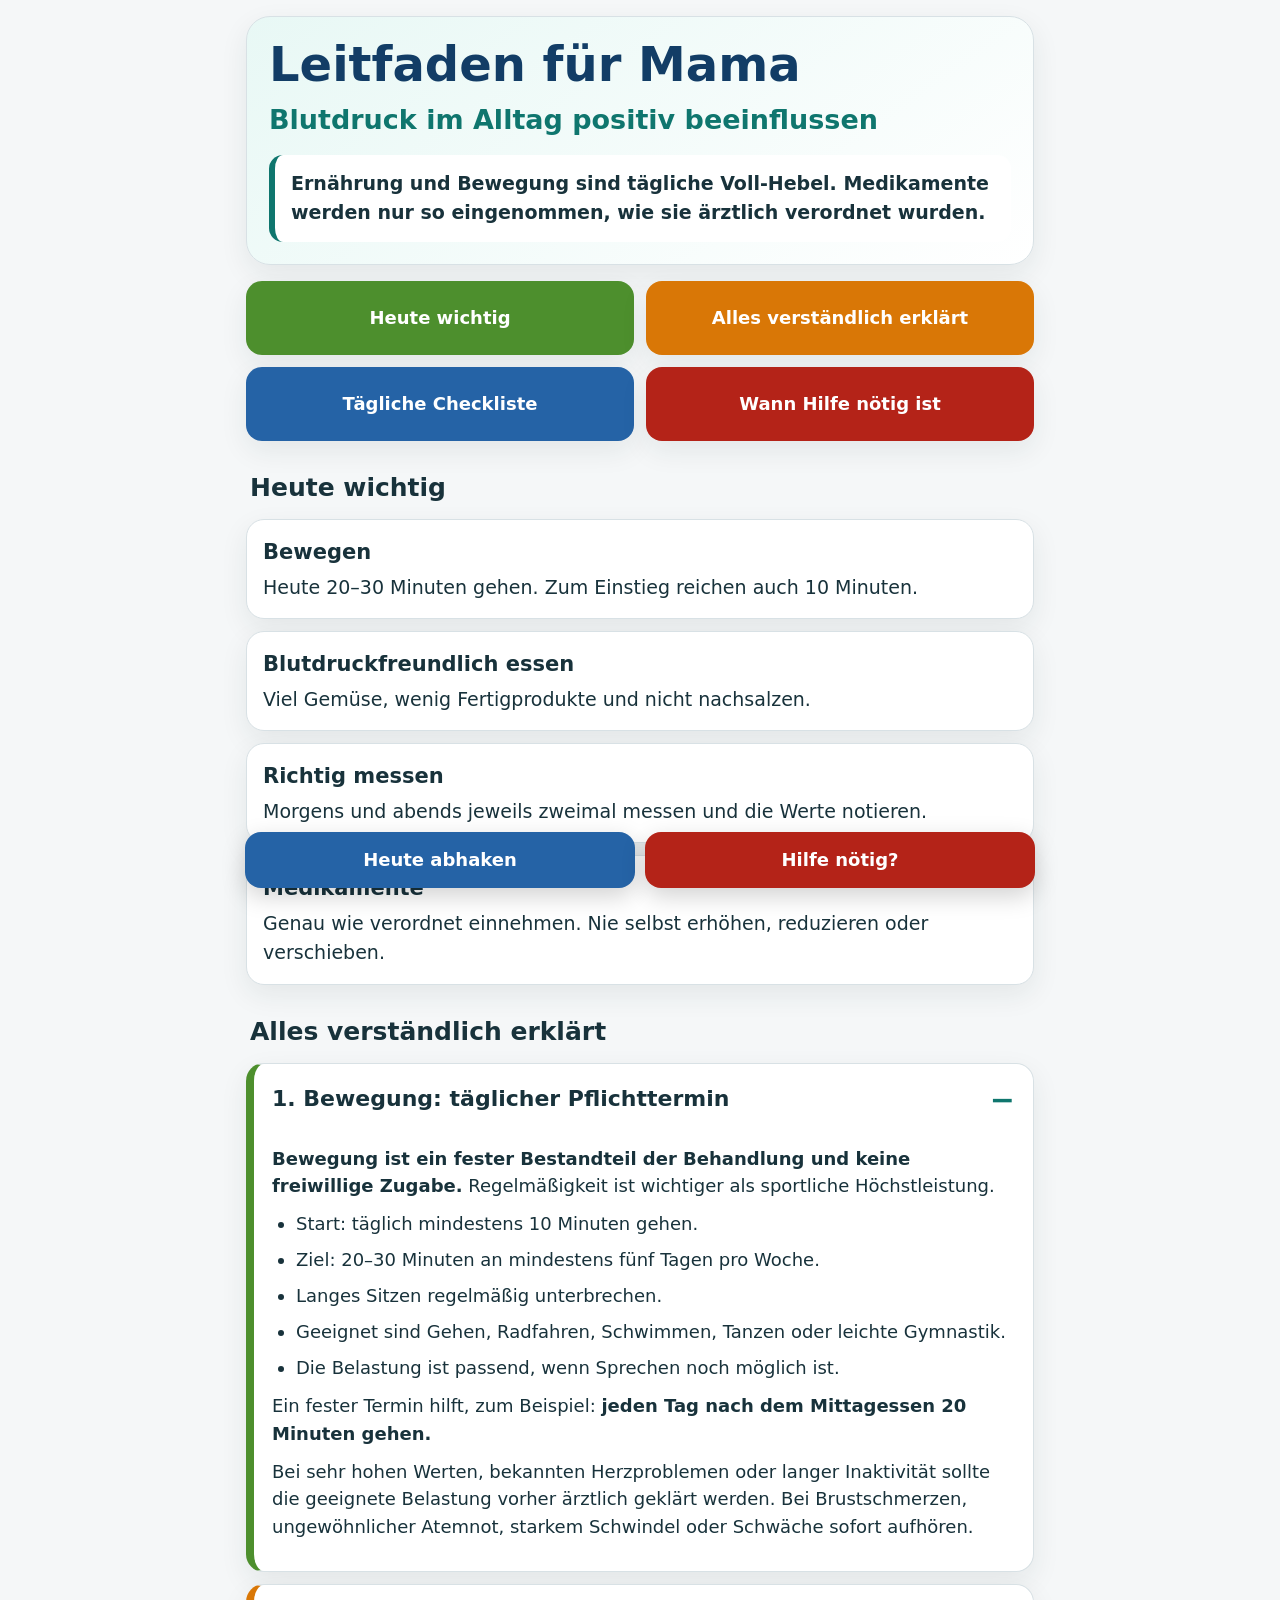
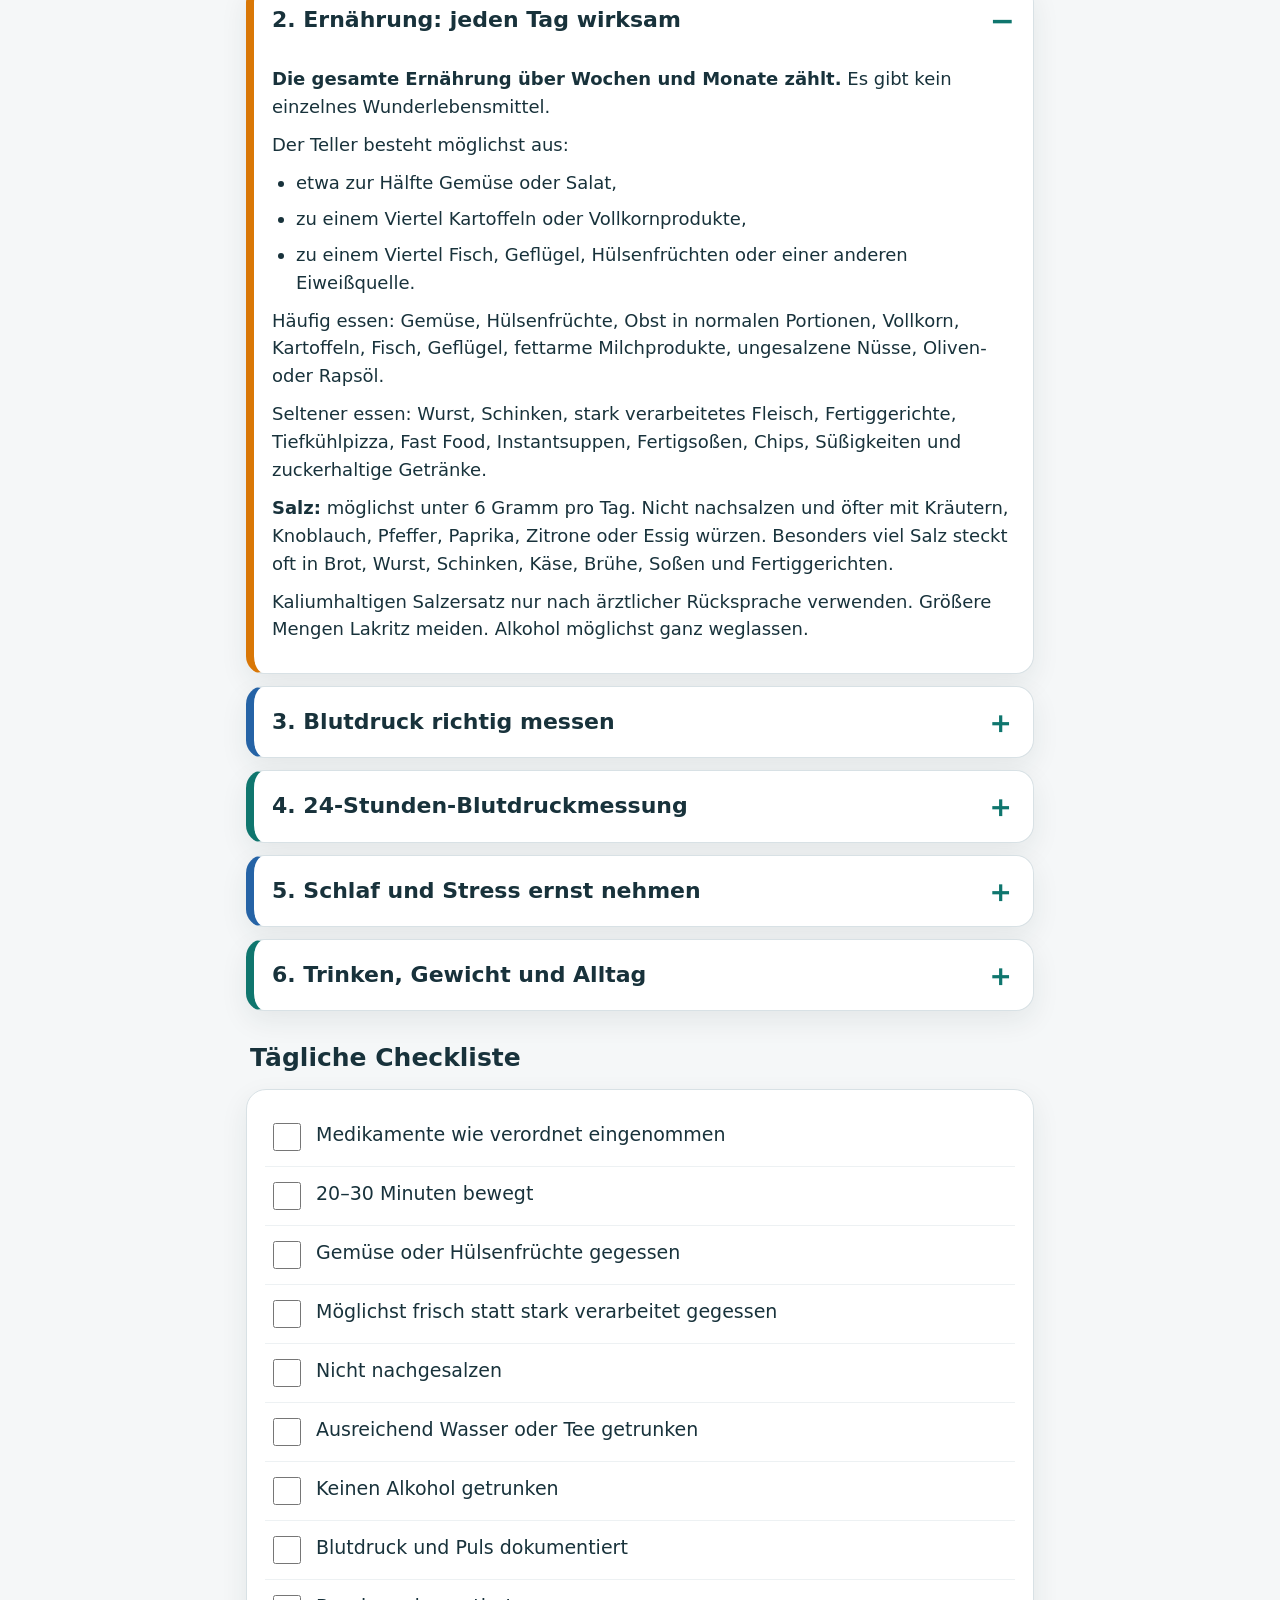
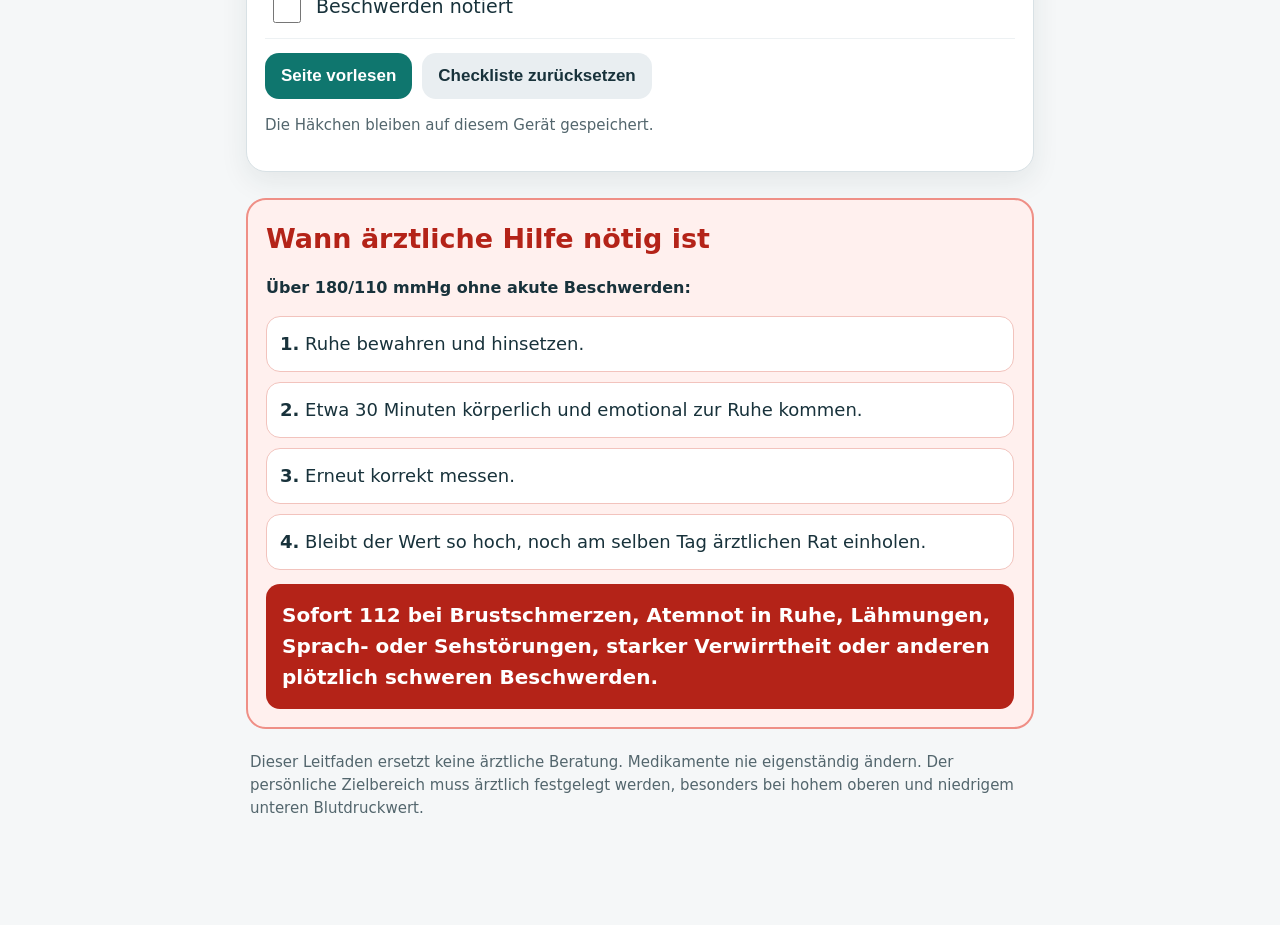
<file: index.html>
<!DOCTYPE html>
<html lang="de">
<head>
<meta charset="utf-8">
<meta name="viewport" content="width=device-width, initial-scale=1">
<meta name="theme-color" content="#0f766e">
<title>Leitfaden für Mama – Blutdruck im Alltag</title>
<style>
:root {
  --bg:#f5f7f8; --card:#ffffff; --text:#18323b; --muted:#53666d;
  --teal:#0f766e; --teal2:#dff4f1; --green:#4d8f2d; --green2:#edf7e7;
  --orange:#d97706; --orange2:#fff4e5; --blue:#2563a6; --blue2:#eaf3fb;
  --red:#b42318; --red2:#fff0ee; --border:#d8e1e5; --shadow:0 10px 28px rgba(20,45,55,.08);
}
*{box-sizing:border-box}
html{scroll-behavior:smooth}
body{margin:0;font-family:system-ui,-apple-system,Segoe UI,Roboto,Arial,sans-serif;background:var(--bg);color:var(--text);line-height:1.55}
.wrap{max-width:820px;margin:auto;padding:16px}
.hero{background:linear-gradient(145deg,#e8f8f5,#fff);border:1px solid var(--border);border-radius:24px;padding:22px;box-shadow:var(--shadow)}
h1{font-size:clamp(30px,8vw,48px);line-height:1.08;margin:0 0 8px;color:#123d66}
.subtitle{font-size:clamp(19px,4.5vw,27px);font-weight:750;color:var(--teal);margin-bottom:14px}
.intro{font-size:19px;font-weight:700;background:#fff;border-left:6px solid var(--teal);padding:14px 16px;border-radius:14px}
.quick{display:grid;grid-template-columns:1fr 1fr;gap:12px;margin:16px 0}
.quick a{display:flex;align-items:center;justify-content:center;text-align:center;min-height:74px;padding:12px;border-radius:16px;text-decoration:none;color:#fff;font-size:18px;font-weight:800;box-shadow:var(--shadow)}
.q1{background:var(--green)} .q2{background:var(--orange)} .q3{background:var(--blue)} .q4{background:var(--red)}
.section-title{margin:28px 4px 12px;font-size:25px}
.today{display:grid;gap:12px}
.today .item{background:#fff;border-radius:18px;padding:16px;border:1px solid var(--border);box-shadow:var(--shadow);font-size:19px}
.today strong{display:block;font-size:21px;margin-bottom:4px}
details{background:var(--card);border:1px solid var(--border);border-radius:18px;margin:12px 0;box-shadow:var(--shadow);overflow:hidden}
summary{cursor:pointer;list-style:none;padding:18px 54px 18px 18px;font-size:22px;font-weight:800;position:relative}
summary::-webkit-details-marker{display:none}
summary:after{content:"＋";position:absolute;right:18px;top:13px;font-size:30px;color:var(--teal)}
details[open] summary:after{content:"−"}
.content{padding:0 18px 20px;font-size:18px}
.content p{margin:10px 0}
.content ul{padding-left:24px;margin:8px 0}
.content li{margin:8px 0}
.priority-green{border-left:8px solid var(--green)} .priority-orange{border-left:8px solid var(--orange)}
.blue{border-left:8px solid var(--blue)} .teal{border-left:8px solid var(--teal)}
.checklist{background:#fff;border-radius:20px;padding:18px;border:1px solid var(--border);box-shadow:var(--shadow)}
.check{display:flex;align-items:flex-start;gap:12px;padding:12px 4px;border-bottom:1px solid #edf1f3;font-size:19px}
.check:last-child{border-bottom:0}
.check input{width:28px;height:28px;flex:none}
.actions{display:flex;gap:10px;flex-wrap:wrap;margin-top:14px}
button{border:0;border-radius:14px;padding:13px 16px;font-size:17px;font-weight:800;cursor:pointer}
.speak{background:var(--teal);color:white} .reset{background:#e9eef1;color:var(--text)}
.emergency{background:var(--red2);border:2px solid #ef8f86;border-radius:20px;padding:18px;margin-top:26px}
.emergency h2{color:var(--red);margin:0 0 10px;font-size:27px}
.flow{display:grid;grid-template-columns:1fr;gap:10px}
.step{background:#fff;border-radius:14px;padding:13px;border:1px solid #f2c3bd;font-size:18px}
.call112{margin-top:14px;background:var(--red);color:#fff;padding:16px;border-radius:14px;font-size:20px;font-weight:850}
.poster{margin-top:22px}
.poster img{width:100%;border-radius:18px;border:1px solid var(--border);box-shadow:var(--shadow)}
.note{font-size:15px;color:var(--muted);margin:22px 4px 88px}
.sticky{position:fixed;left:50%;transform:translateX(-50%);bottom:12px;width:min(790px,calc(100% - 24px));display:flex;gap:10px;z-index:5}
.sticky a{flex:1;text-align:center;text-decoration:none;color:#fff;font-weight:900;font-size:18px;padding:14px;border-radius:16px;box-shadow:0 8px 24px rgba(0,0,0,.18)}
.sticky .measure{background:var(--blue)} .sticky .help{background:var(--red)}
.small{font-size:15px;color:var(--muted)}
@media (max-width:560px){.quick{grid-template-columns:1fr} .wrap{padding:10px} .hero{padding:18px}}
@media print{.sticky,.actions{display:none} body{background:#fff} .wrap{max-width:none} details{break-inside:avoid} details:not([open]) .content{display:block}}
</style>
</head>
<body>
<div class="wrap">
  <header class="hero">
    <h1>Leitfaden für Mama</h1>
    <div class="subtitle">Blutdruck im Alltag positiv beeinflussen</div>
    <div class="intro">Ernährung und Bewegung sind tägliche Voll-Hebel. Medikamente werden nur so eingenommen, wie sie ärztlich verordnet wurden.</div>
  </header>

  <nav class="quick" aria-label="Schnellzugriff">
    <a class="q1" href="#heute">Heute wichtig</a>
    <a class="q2" href="#wissen">Alles verständlich erklärt</a>
    <a class="q3" href="#checkliste">Tägliche Checkliste</a>
    <a class="q4" href="#notfall">Wann Hilfe nötig ist</a>
  </nav>

  <section id="heute">
    <h2 class="section-title">Heute wichtig</h2>
    <div class="today">
      <div class="item"><strong>Bewegen</strong>Heute 20–30 Minuten gehen. Zum Einstieg reichen auch 10 Minuten.</div>
      <div class="item"><strong>Blutdruckfreundlich essen</strong>Viel Gemüse, wenig Fertigprodukte und nicht nachsalzen.</div>
      <div class="item"><strong>Richtig messen</strong>Morgens und abends jeweils zweimal messen und die Werte notieren.</div>
      <div class="item"><strong>Medikamente</strong>Genau wie verordnet einnehmen. Nie selbst erhöhen, reduzieren oder verschieben.</div>
    </div>
  </section>

  <section id="wissen">
    <h2 class="section-title">Alles verständlich erklärt</h2>

    <details class="priority-green" open>
      <summary>1. Bewegung: täglicher Pflichttermin</summary>
      <div class="content">
        <p><strong>Bewegung ist ein fester Bestandteil der Behandlung und keine freiwillige Zugabe.</strong> Regelmäßigkeit ist wichtiger als sportliche Höchstleistung.</p>
        <ul>
          <li>Start: täglich mindestens 10 Minuten gehen.</li>
          <li>Ziel: 20–30 Minuten an mindestens fünf Tagen pro Woche.</li>
          <li>Langes Sitzen regelmäßig unterbrechen.</li>
          <li>Geeignet sind Gehen, Radfahren, Schwimmen, Tanzen oder leichte Gymnastik.</li>
          <li>Die Belastung ist passend, wenn Sprechen noch möglich ist.</li>
        </ul>
        <p>Ein fester Termin hilft, zum Beispiel: <strong>jeden Tag nach dem Mittagessen 20 Minuten gehen.</strong></p>
        <p>Bei sehr hohen Werten, bekannten Herzproblemen oder langer Inaktivität sollte die geeignete Belastung vorher ärztlich geklärt werden. Bei Brustschmerzen, ungewöhnlicher Atemnot, starkem Schwindel oder Schwäche sofort aufhören.</p>
      </div>
    </details>

    <details class="priority-orange" open>
      <summary>2. Ernährung: jeden Tag wirksam</summary>
      <div class="content">
        <p><strong>Die gesamte Ernährung über Wochen und Monate zählt.</strong> Es gibt kein einzelnes Wunderlebensmittel.</p>
        <p>Der Teller besteht möglichst aus:</p>
        <ul>
          <li>etwa zur Hälfte Gemüse oder Salat,</li>
          <li>zu einem Viertel Kartoffeln oder Vollkornprodukte,</li>
          <li>zu einem Viertel Fisch, Geflügel, Hülsenfrüchten oder einer anderen Eiweißquelle.</li>
        </ul>
        <p>Häufig essen: Gemüse, Hülsenfrüchte, Obst in normalen Portionen, Vollkorn, Kartoffeln, Fisch, Geflügel, fettarme Milchprodukte, ungesalzene Nüsse, Oliven- oder Rapsöl.</p>
        <p>Seltener essen: Wurst, Schinken, stark verarbeitetes Fleisch, Fertiggerichte, Tiefkühlpizza, Fast Food, Instantsuppen, Fertigsoßen, Chips, Süßigkeiten und zuckerhaltige Getränke.</p>
        <p><strong>Salz:</strong> möglichst unter 6 Gramm pro Tag. Nicht nachsalzen und öfter mit Kräutern, Knoblauch, Pfeffer, Paprika, Zitrone oder Essig würzen. Besonders viel Salz steckt oft in Brot, Wurst, Schinken, Käse, Brühe, Soßen und Fertiggerichten.</p>
        <p>Kaliumhaltigen Salzersatz nur nach ärztlicher Rücksprache verwenden. Größere Mengen Lakritz meiden. Alkohol möglichst ganz weglassen.</p>
      </div>
    </details>

    <details class="blue">
      <summary>3. Blutdruck richtig messen</summary>
      <div class="content">
        <ul>
          <li>Sieben Tage lang morgens und abends messen.</li>
          <li>Jeweils zwei Messungen im Abstand von mindestens einer Minute.</li>
          <li>Morgens möglichst vor Kaffee, Frühstück und Blutdrucktabletten.</li>
          <li>Vorher mindestens fünf Minuten ruhig sitzen.</li>
          <li>Rücken anlehnen, beide Füße auf den Boden, Arm auf Herzhöhe.</li>
          <li>Nicht sprechen oder bewegen.</li>
          <li>Die Manschette muss zum Oberarm passen und direkt auf nackter Haut liegen.</li>
          <li>Hochgekrempelte Ärmel dürfen den Arm nicht abschnüren.</li>
          <li>Blutdruck, Puls, Uhrzeit, Medikamenteneinnahme und Beschwerden notieren.</li>
        </ul>
        <p>Der Verlauf über mehrere Tage ist aussagekräftiger als ein einzelner Wert.</p>
      </div>
    </details>

    <details class="teal">
      <summary>4. 24-Stunden-Blutdruckmessung</summary>
      <div class="content">
        <p>Sie zeigt, wie sich der Blutdruck tagsüber und nachts verhält. Das ist besonders wichtig, wenn der obere Wert hoch und der untere eher niedrig ist.</p>
        <p>Während der Messung sollten Uhrzeiten notiert werden von:</p>
        <ul>
          <li>Medikamenteneinnahme,</li>
          <li>Mahlzeiten,</li>
          <li>Bewegung,</li>
          <li>Ruhe, Stress oder Aufregung,</li>
          <li>Schlafbeginn und Aufstehen,</li>
          <li>Schwindel, Schwäche oder anderen Beschwerden.</li>
        </ul>
      </div>
    </details>

    <details class="blue">
      <summary>5. Schlaf und Stress ernst nehmen</summary>
      <div class="content">
        <p>Dem Arzt mitteilen: starkes Schnarchen, beobachtete Atemaussetzer, morgendliche Kopfschmerzen, starke Tagesmüdigkeit oder häufiges nächtliches Erwachen.</p>
        <p>Täglich mindestens zehn Minuten bewusst entspannen, zum Beispiel durch einen ruhigen Spaziergang, Atemübungen, progressive Muskelentspannung, leichte Yogaübungen, Musik oder Gartenarbeit.</p>
      </div>
    </details>

    <details class="teal">
      <summary>6. Trinken, Gewicht und Alltag</summary>
      <div class="content">
        <p>Sofern der Arzt wegen einer Herz- oder Nierenerkrankung nichts anderes vorgibt, über den Tag verteilt ungefähr 1,5 Liter Wasser oder ungesüßten Tee trinken. Bei Hitze oder Bewegung kann mehr nötig sein.</p>
        <p>Falls Übergewicht besteht, kann bereits eine langsame Gewichtsabnahme den Blutdruck verbessern. Keine Crashdiät: etwas kleinere Portionen, mehr frische Lebensmittel, weniger Fertigprodukte und regelmäßige Bewegung.</p>
        <p><strong>Regelmäßigkeit ist wichtiger als Perfektion.</strong></p>
      </div>
    </details>
  </section>

  <section id="checkliste">
    <h2 class="section-title">Tägliche Checkliste</h2>
    <div class="checklist">
      <label class="check"><input type="checkbox" data-key="med"> Medikamente wie verordnet eingenommen</label>
      <label class="check"><input type="checkbox" data-key="move"> 20–30 Minuten bewegt</label>
      <label class="check"><input type="checkbox" data-key="veg"> Gemüse oder Hülsenfrüchte gegessen</label>
      <label class="check"><input type="checkbox" data-key="fresh"> Möglichst frisch statt stark verarbeitet gegessen</label>
      <label class="check"><input type="checkbox" data-key="salt"> Nicht nachgesalzen</label>
      <label class="check"><input type="checkbox" data-key="drink"> Ausreichend Wasser oder Tee getrunken</label>
      <label class="check"><input type="checkbox" data-key="alc"> Keinen Alkohol getrunken</label>
      <label class="check"><input type="checkbox" data-key="bp"> Blutdruck und Puls dokumentiert</label>
      <label class="check"><input type="checkbox" data-key="sym"> Beschwerden notiert</label>
      <div class="actions">
        <button class="speak" onclick="readPage()">Seite vorlesen</button>
        <button class="reset" onclick="resetChecks()">Checkliste zurücksetzen</button>
      </div>
      <p class="small">Die Häkchen bleiben auf diesem Gerät gespeichert.</p>
    </div>
  </section>

  <section id="notfall" class="emergency">
    <h2>Wann ärztliche Hilfe nötig ist</h2>
    <p><strong>Über 180/110 mmHg ohne akute Beschwerden:</strong></p>
    <div class="flow">
      <div class="step"><strong>1.</strong> Ruhe bewahren und hinsetzen.</div>
      <div class="step"><strong>2.</strong> Etwa 30 Minuten körperlich und emotional zur Ruhe kommen.</div>
      <div class="step"><strong>3.</strong> Erneut korrekt messen.</div>
      <div class="step"><strong>4.</strong> Bleibt der Wert so hoch, noch am selben Tag ärztlichen Rat einholen.</div>
    </div>
    <div class="call112">Sofort 112 bei Brustschmerzen, Atemnot in Ruhe, Lähmungen, Sprach- oder Sehstörungen, starker Verwirrtheit oder anderen plötzlich schweren Beschwerden.</div>
  </section>

  <p class="note">Dieser Leitfaden ersetzt keine ärztliche Beratung. Medikamente nie eigenständig ändern. Der persönliche Zielbereich muss ärztlich festgelegt werden, besonders bei hohem oberen und niedrigem unteren Blutdruckwert.</p>
</div>

<div class="sticky">
  <a class="measure" href="#checkliste">Heute abhaken</a>
  <a class="help" href="#notfall">Hilfe nötig?</a>
</div>

<script>
const boxes = document.querySelectorAll('input[type="checkbox"][data-key]');
boxes.forEach(box => {
  box.checked = localStorage.getItem('bp_' + box.dataset.key) === '1';
  box.addEventListener('change', () => localStorage.setItem('bp_' + box.dataset.key, box.checked ? '1' : '0'));
});
function resetChecks() {
  boxes.forEach(box => { box.checked = false; localStorage.removeItem('bp_' + box.dataset.key); });
}
function readPage() {
  if (!('speechSynthesis' in window)) {
    alert('Die Vorlesefunktion wird von diesem Browser leider nicht unterstützt.');
    return;
  }
  speechSynthesis.cancel();
  const text = document.querySelector('.wrap').innerText;
  const u = new SpeechSynthesisUtterance(text);
  u.lang = 'de-DE';
  u.rate = 0.92;
  speechSynthesis.speak(u);
}
</script>
</body>
</html>
</file>
